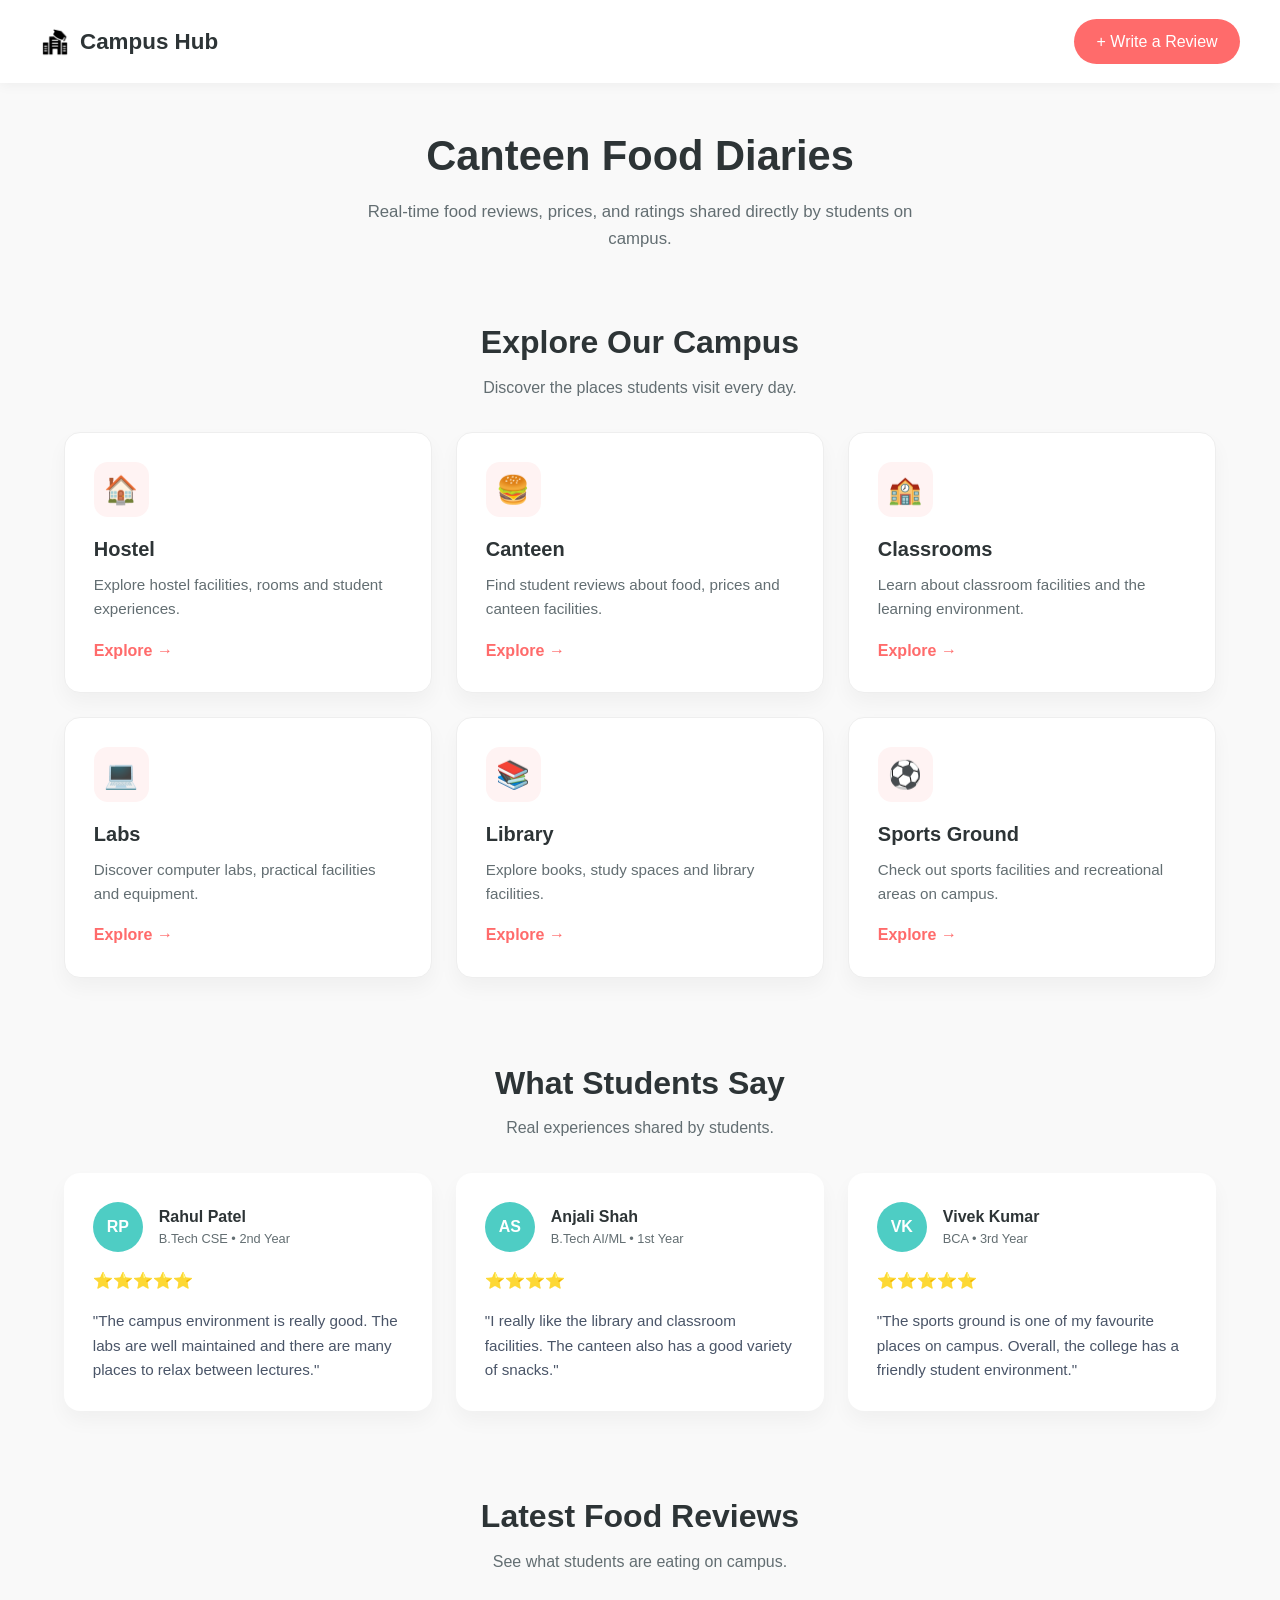
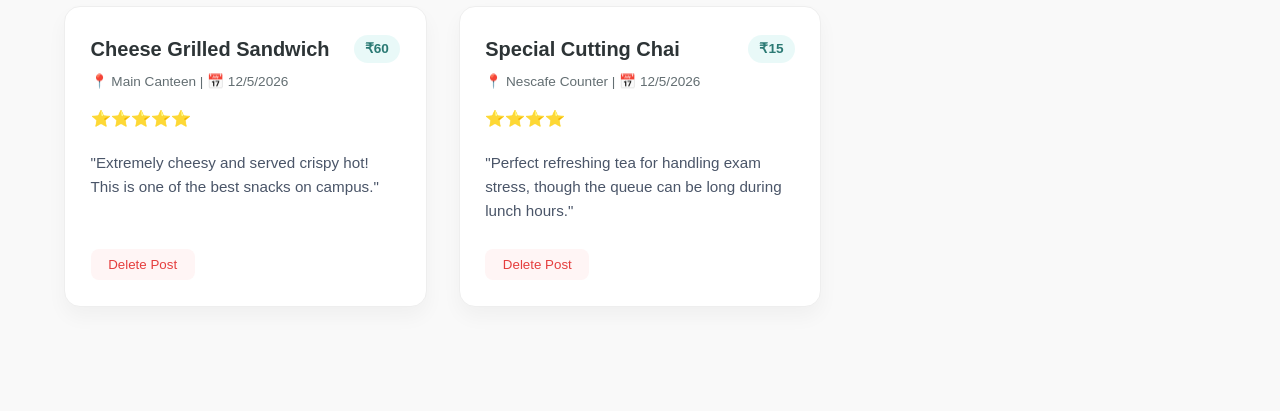
<file: index.html>
<!DOCTYPE html>
<html lang="en">

<head>
    <meta charset="UTF-8">
    <meta name="viewport" content="width=device-width, initial-scale=1.0">

    <title>Campus Hub | College Reviews</title>

    <link rel="stylesheet" href="style.css">
</head>

<body>

    <nav class="navbar">
        <div class="nav-container">

            <a href="index.html" class="logo">
                <img src="campus.png" alt="Campus Hub Logo">
                Campus Hub
            </a>

            <a href="add-review.html" class="add-btn">
                + Write a Review
            </a>

        </div>
    </nav>


    <main class="container">

        <header class="hero-section">

            <h1>Canteen Food Diaries</h1>

            <p>
                Real-time food reviews, prices, and ratings
                shared directly by students on campus.
            </p>

        </header>


        <section class="campus-section">

            <div class="section-heading">
                <h2>Explore Our Campus</h2>

                <p>
                    Discover the places students visit every day.
                </p>
            </div>


            <div class="location-grid">

                <div class="location-card">
                    <div class="location-icon">🏠</div>

                    <h3>Hostel</h3>

                    <p>
                        Explore hostel facilities, rooms and
                        student experiences.
                    </p>

                    <a href="hostel.html" class="explore-link">
                        Explore →
                    </a>
                </div>


                <div class="location-card">
                    <div class="location-icon">🍔</div>

                    <h3>Canteen</h3>

                    <p>
                        Find student reviews about food, prices
                        and canteen facilities.
                    </p>

                    <a href="canteen.html" class="explore-link">
                        Explore →
                    </a>
                </div>


                <div class="location-card">
                    <div class="location-icon">🏫</div>

                    <h3>Classrooms</h3>

                    <p>
                        Learn about classroom facilities and
                        the learning environment.
                    </p>

                    <a href="classroom.html" class="explore-link">
                        Explore →
                    </a>
                </div>


                <div class="location-card">
                    <div class="location-icon">💻</div>

                    <h3>Labs</h3>

                    <p>
                        Discover computer labs, practical
                        facilities and equipment.
                    </p>

                    <a href="lab.html" class="explore-link">
                        Explore →
                    </a>
                </div>


                <div class="location-card">
                    <div class="location-icon">📚</div>

                    <h3>Library</h3>

                    <p>
                        Explore books, study spaces and
                        library facilities.
                    </p>

                    <a href="library.html" class="explore-link">
                        Explore →
                    </a>
                </div>


                <div class="location-card">
                    <div class="location-icon">⚽</div>

                    <h3>Sports Ground</h3>

                    <p>
                        Check out sports facilities and
                        recreational areas on campus.
                    </p>

                    <a href="sports.html" class="explore-link">
                        Explore →
                    </a>
                </div>

            </div>

        </section>


        <section class="student-section">

            <div class="section-heading">
                <h2>What Students Say</h2>

                <p>
                    Real experiences shared by students.
                </p>
            </div>


            <div class="student-review-grid">

                <div class="student-review">

                    <div class="student-top">

                        <div class="student-avatar">
                            RP
                        </div>

                        <div>
                            <h3>Rahul Patel</h3>
                            <p>B.Tech CSE • 2nd Year</p>
                        </div>

                    </div>

                    <div class="student-stars">
                        ⭐⭐⭐⭐⭐
                    </div>

                    <p class="student-message">
                        "The campus environment is really good.
                        The labs are well maintained and there are
                        many places to relax between lectures."
                    </p>

                </div>


                <div class="student-review">

                    <div class="student-top">

                        <div class="student-avatar">
                            AS
                        </div>

                        <div>
                            <h3>Anjali Shah</h3>
                            <p>B.Tech AI/ML • 1st Year</p>
                        </div>

                    </div>

                    <div class="student-stars">
                        ⭐⭐⭐⭐
                    </div>

                    <p class="student-message">
                        "I really like the library and classroom
                        facilities. The canteen also has a good
                        variety of snacks."
                    </p>

                </div>


                <div class="student-review">

                    <div class="student-top">

                        <div class="student-avatar">
                            VK
                        </div>

                        <div>
                            <h3>Vivek Kumar</h3>
                            <p>BCA • 3rd Year</p>
                        </div>

                    </div>

                    <div class="student-stars">
                        ⭐⭐⭐⭐⭐
                    </div>

                    <p class="student-message">
                        "The sports ground is one of my favourite
                        places on campus. Overall, the college has
                        a friendly student environment."
                    </p>

                </div>

            </div>

        </section>


        <section class="food-section">

            <div class="section-heading">
                <h2>Latest Food Reviews</h2>

                <p>
                    See what students are eating on campus.
                </p>
            </div>

            <div id="reviewsContainer" class="reviews-grid">
            </div>

        </section>

    </main>


    <script src="script.js"></script>

</body>

</html>
</file>
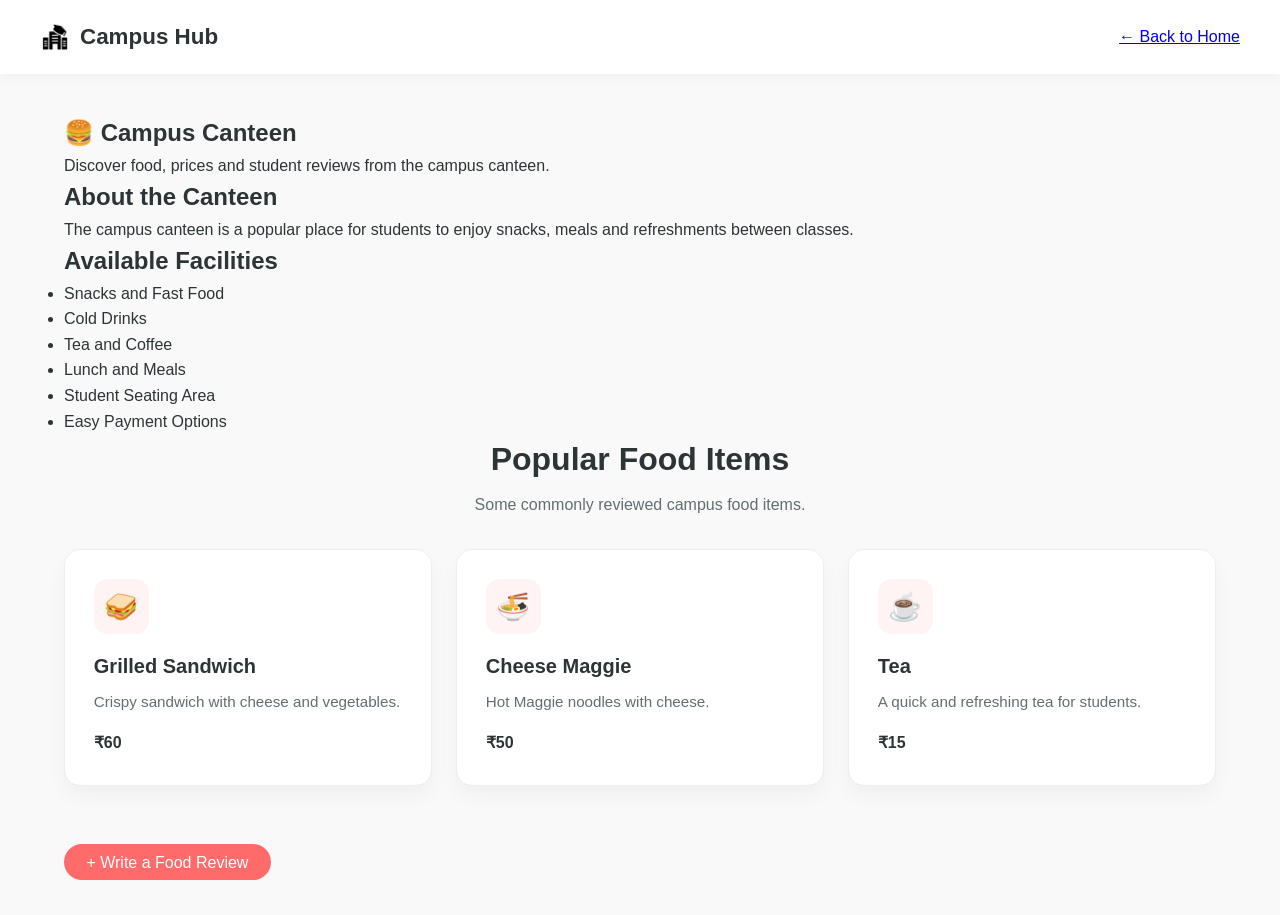
<file: canteen.html>
<!DOCTYPE html>
<html lang="en">

<head>
    <meta charset="UTF-8">
    <meta name="viewport" content="width=device-width, initial-scale=1.0">

    <title>Canteen | Campus Hub</title>

    <link rel="stylesheet" href="style.css">
</head>

<body>

    <nav class="navbar">

        <div class="nav-container">

            <a href="index.html" class="logo">
                <img src="campus.png" alt="Campus Hub Logo">
                Campus Hub
            </a>

            <a href="index.html" class="back-link">
                ← Back to Home
            </a>

        </div>

    </nav>


    <main class="container">

        <section class="page-header">

            <h1>🍔 Campus Canteen</h1>

            <p>
                Discover food, prices and student reviews
                from the campus canteen.
            </p>

        </section>


        <section class="info-section">

            <div class="info-card">

                <h2>About the Canteen</h2>

                <p>
                    The campus canteen is a popular place for
                    students to enjoy snacks, meals and
                    refreshments between classes.
                </p>

            </div>


            <div class="info-card">

                <h2>Available Facilities</h2>

                <ul class="facility-list">

                    <li>Snacks and Fast Food</li>

                    <li>Cold Drinks</li>

                    <li>Tea and Coffee</li>

                    <li>Lunch and Meals</li>

                    <li>Student Seating Area</li>

                    <li>Easy Payment Options</li>

                </ul>

            </div>

        </section>


        <section class="food-section">

            <div class="section-heading">

                <h2>Popular Food Items</h2>

                <p>
                    Some commonly reviewed campus food items.
                </p>

            </div>


            <div class="location-grid">

                <div class="location-card">

                    <div class="location-icon">
                        🥪
                    </div>

                    <h3>Grilled Sandwich</h3>

                    <p>
                        Crispy sandwich with cheese and
                        vegetables.
                    </p>

                    <strong>₹60</strong>

                </div>


                <div class="location-card">

                    <div class="location-icon">
                        🍜
                    </div>

                    <h3>Cheese Maggie</h3>

                    <p>
                        Hot Maggie noodles with cheese.
                    </p>

                    <strong>₹50</strong>

                </div>


                <div class="location-card">

                    <div class="location-icon">
                        ☕
                    </div>

                    <h3>Tea</h3>

                    <p>
                        A quick and refreshing tea for
                        students.
                    </p>

                    <strong>₹15</strong>

                </div>

            </div>

        </section>


        <div class="page-button">

            <a href="add-review.html" class="add-btn">
                + Write a Food Review
            </a>

        </div>

    </main>

</body>

</html>
</file>
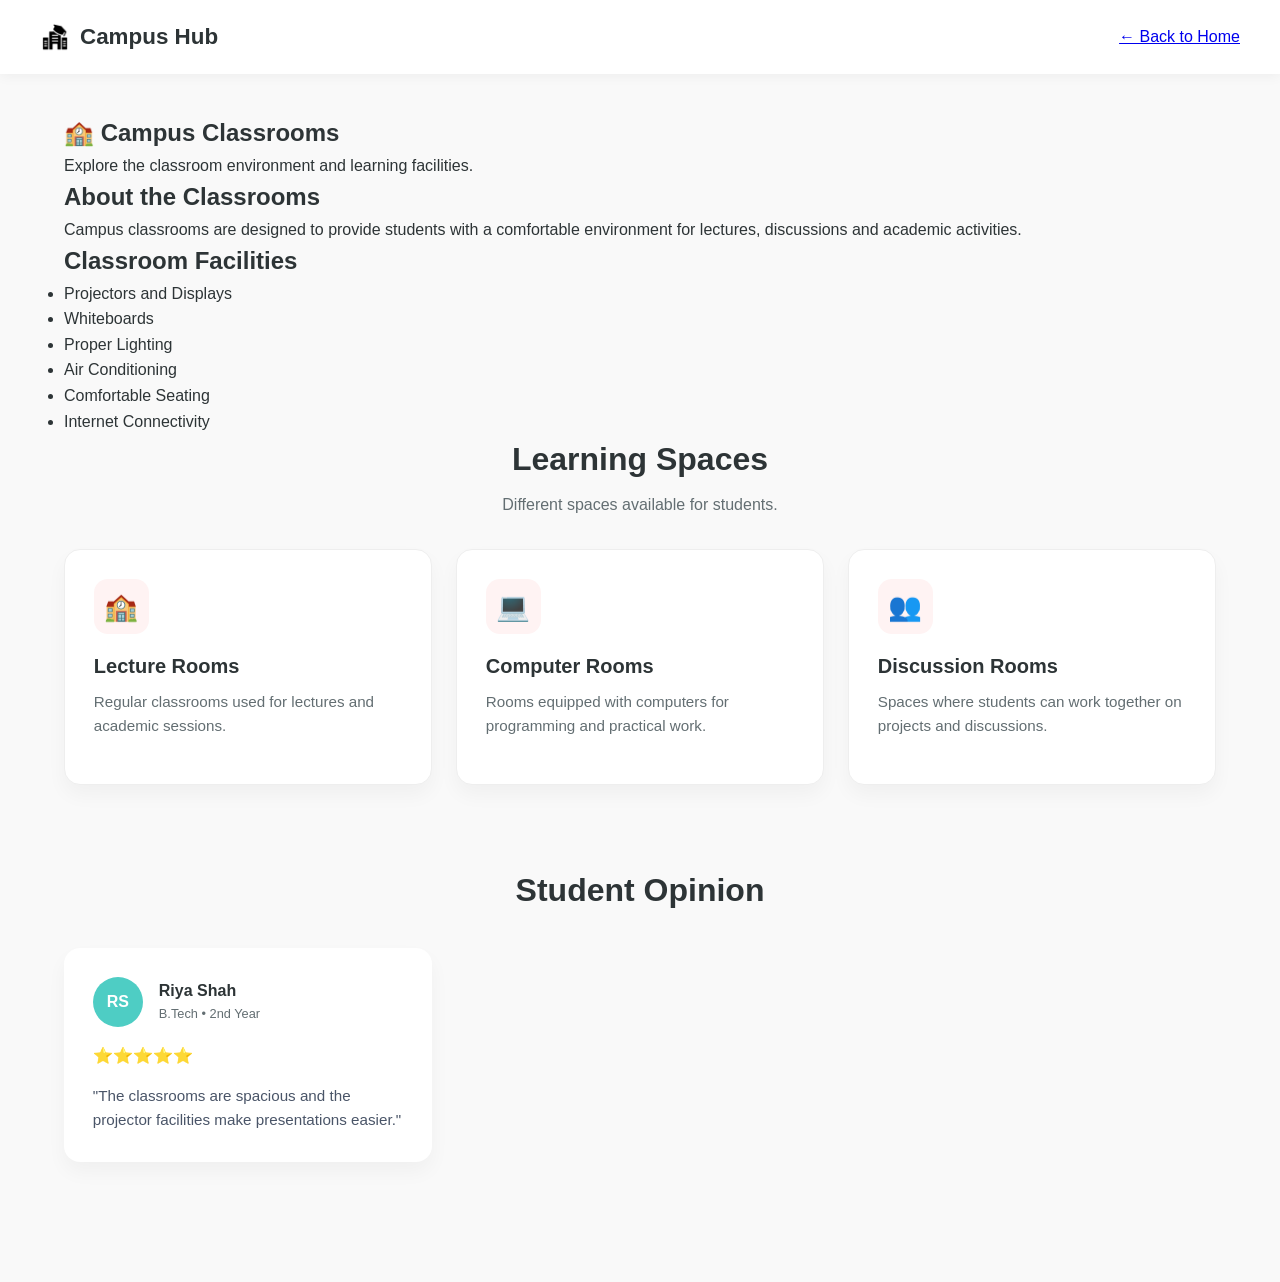
<file: classroom.html>
<!DOCTYPE html>
<html lang="en">

<head>
    <meta charset="UTF-8">
    <meta name="viewport" content="width=device-width, initial-scale=1.0">

    <title>Classrooms | Campus Hub</title>

    <link rel="stylesheet" href="style.css">
</head>

<body>

    <nav class="navbar">

        <div class="nav-container">

            <a href="index.html" class="logo">
                <img src="campus.png" alt="Campus Hub Logo">
                Campus Hub
            </a>

            <a href="index.html" class="back-link">
                ← Back to Home
            </a>

        </div>

    </nav>


    <main class="container">

        <section class="page-header">

            <h1>🏫 Campus Classrooms</h1>

            <p>
                Explore the classroom environment and
                learning facilities.
            </p>

        </section>


        <section class="info-section">

            <div class="info-card">

                <h2>About the Classrooms</h2>

                <p>
                    Campus classrooms are designed to provide
                    students with a comfortable environment
                    for lectures, discussions and academic
                    activities.
                </p>

            </div>


            <div class="info-card">

                <h2>Classroom Facilities</h2>

                <ul class="facility-list">

                    <li>Projectors and Displays</li>

                    <li>Whiteboards</li>

                    <li>Proper Lighting</li>

                    <li>Air Conditioning</li>

                    <li>Comfortable Seating</li>

                    <li>Internet Connectivity</li>

                </ul>

            </div>

        </section>


        <section class="campus-section">

            <div class="section-heading">

                <h2>Learning Spaces</h2>

                <p>
                    Different spaces available for students.
                </p>

            </div>


            <div class="location-grid">

                <div class="location-card">

                    <div class="location-icon">
                        🏫
                    </div>

                    <h3>Lecture Rooms</h3>

                    <p>
                        Regular classrooms used for lectures
                        and academic sessions.
                    </p>

                </div>


                <div class="location-card">

                    <div class="location-icon">
                        💻
                    </div>

                    <h3>Computer Rooms</h3>

                    <p>
                        Rooms equipped with computers for
                        programming and practical work.
                    </p>

                </div>


                <div class="location-card">

                    <div class="location-icon">
                        👥
                    </div>

                    <h3>Discussion Rooms</h3>

                    <p>
                        Spaces where students can work together
                        on projects and discussions.
                    </p>

                </div>

            </div>

        </section>


        <section class="student-section">

            <div class="section-heading">

                <h2>Student Opinion</h2>

            </div>


            <div class="student-review-grid">

                <div class="student-review">

                    <div class="student-top">

                        <div class="student-avatar">
                            RS
                        </div>

                        <div>
                            <h3>Riya Shah</h3>
                            <p>B.Tech • 2nd Year</p>
                        </div>

                    </div>

                    <div class="student-stars">
                        ⭐⭐⭐⭐⭐
                    </div>

                    <p class="student-message">
                        "The classrooms are spacious and the
                        projector facilities make presentations
                        easier."
                    </p>

                </div>

            </div>

        </section>

    </main>

</body>

</html>
</file>
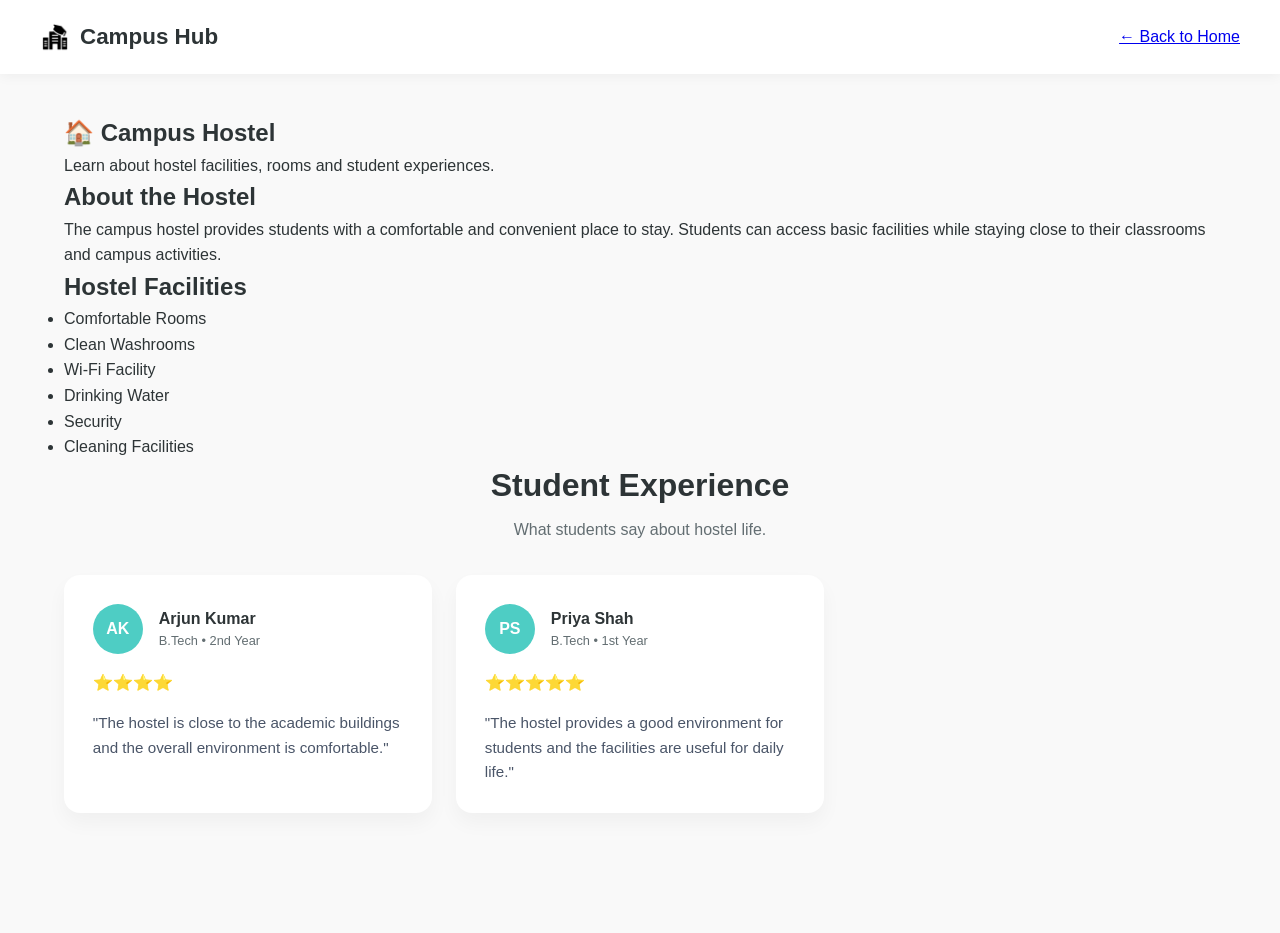
<file: hostel.html>
<!DOCTYPE html>
<html lang="en">

<head>
    <meta charset="UTF-8">
    <meta name="viewport" content="width=device-width, initial-scale=1.0">

    <title>Hostel | Campus Hub</title>

    <link rel="stylesheet" href="style.css">
</head>

<body>

    <nav class="navbar">

        <div class="nav-container">

            <a href="index.html" class="logo">
                <img src="campus.png" alt="Campus Hub Logo">
                Campus Hub
            </a>

            <a href="index.html" class="back-link">
                ← Back to Home
            </a>

        </div>

    </nav>


    <main class="container">

        <section class="page-header">

            <h1>🏠 Campus Hostel</h1>

            <p>
                Learn about hostel facilities, rooms and
                student experiences.
            </p>

        </section>


        <section class="info-section">

            <div class="info-card">

                <h2>About the Hostel</h2>

                <p>
                    The campus hostel provides students with a
                    comfortable and convenient place to stay.
                    Students can access basic facilities while
                    staying close to their classrooms and campus
                    activities.
                </p>

            </div>


            <div class="info-card">

                <h2>Hostel Facilities</h2>

                <ul class="facility-list">

                    <li>Comfortable Rooms</li>

                    <li>Clean Washrooms</li>

                    <li>Wi-Fi Facility</li>

                    <li>Drinking Water</li>

                    <li>Security</li>

                    <li>Cleaning Facilities</li>

                </ul>

            </div>

        </section>


        <section class="student-section">

            <div class="section-heading">

                <h2>Student Experience</h2>

                <p>
                    What students say about hostel life.
                </p>

            </div>


            <div class="student-review-grid">

                <div class="student-review">

                    <div class="student-top">

                        <div class="student-avatar">
                            AK
                        </div>

                        <div>
                            <h3>Arjun Kumar</h3>
                            <p>B.Tech • 2nd Year</p>
                        </div>

                    </div>

                    <div class="student-stars">
                        ⭐⭐⭐⭐
                    </div>

                    <p class="student-message">
                        "The hostel is close to the academic
                        buildings and the overall environment
                        is comfortable."
                    </p>

                </div>


                <div class="student-review">

                    <div class="student-top">

                        <div class="student-avatar">
                            PS
                        </div>

                        <div>
                            <h3>Priya Shah</h3>
                            <p>B.Tech • 1st Year</p>
                        </div>

                    </div>

                    <div class="student-stars">
                        ⭐⭐⭐⭐⭐
                    </div>

                    <p class="student-message">
                        "The hostel provides a good environment
                        for students and the facilities are
                        useful for daily life."
                    </p>

                </div>

            </div>

        </section>

    </main>

</body>

</html>
</file>
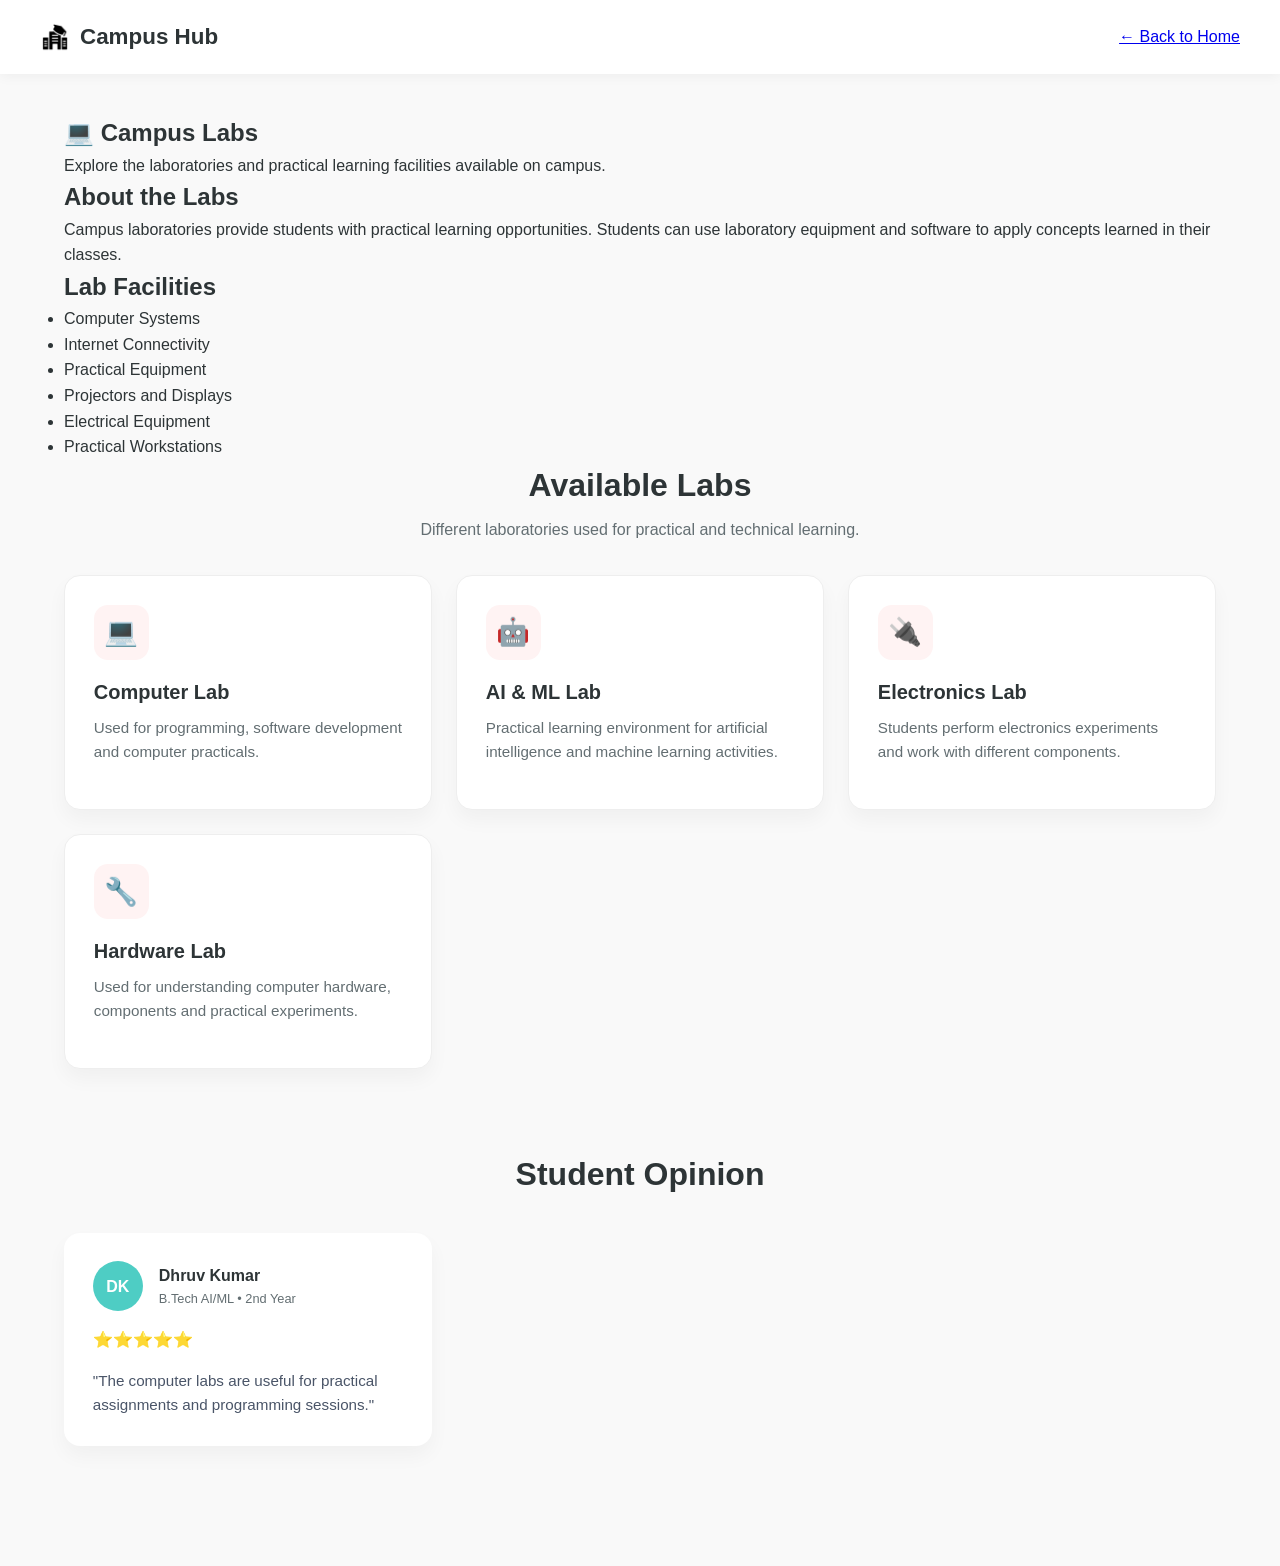
<file: lab.html>
<!DOCTYPE html>
<html lang="en">

<head>
    <meta charset="UTF-8">
    <meta name="viewport" content="width=device-width, initial-scale=1.0">

    <title>Labs | Campus Hub</title>

    <link rel="stylesheet" href="style.css">
</head>

<body>

    <nav class="navbar">

        <div class="nav-container">

            <a href="index.html" class="logo">
                <img src="campus.png" alt="Campus Hub Logo">
                Campus Hub
            </a>

            <a href="index.html" class="back-link">
                ← Back to Home
            </a>

        </div>

    </nav>


    <main class="container">

        <section class="page-header">

            <h1>💻 Campus Labs</h1>

            <p>
                Explore the laboratories and practical
                learning facilities available on campus.
            </p>

        </section>


        <section class="info-section">

            <div class="info-card">

                <h2>About the Labs</h2>

                <p>
                    Campus laboratories provide students with
                    practical learning opportunities. Students
                    can use laboratory equipment and software
                    to apply concepts learned in their classes.
                </p>

            </div>


            <div class="info-card">

                <h2>Lab Facilities</h2>

                <ul class="facility-list">

                    <li>Computer Systems</li>

                    <li>Internet Connectivity</li>

                    <li>Practical Equipment</li>

                    <li>Projectors and Displays</li>

                    <li>Electrical Equipment</li>

                    <li>Practical Workstations</li>

                </ul>

            </div>

        </section>


        <section class="campus-section">

            <div class="section-heading">

                <h2>Available Labs</h2>

                <p>
                    Different laboratories used for practical
                    and technical learning.
                </p>

            </div>


            <div class="location-grid">

                <div class="location-card">

                    <div class="location-icon">
                        💻
                    </div>

                    <h3>Computer Lab</h3>

                    <p>
                        Used for programming, software
                        development and computer practicals.
                    </p>

                </div>


                <div class="location-card">

                    <div class="location-icon">
                        🤖
                    </div>

                    <h3>AI & ML Lab</h3>

                    <p>
                        Practical learning environment for
                        artificial intelligence and machine
                        learning activities.
                    </p>

                </div>


                <div class="location-card">

                    <div class="location-icon">
                        🔌
                    </div>

                    <h3>Electronics Lab</h3>

                    <p>
                        Students perform electronics experiments
                        and work with different components.
                    </p>

                </div>


                <div class="location-card">

                    <div class="location-icon">
                        🔧
                    </div>

                    <h3>Hardware Lab</h3>

                    <p>
                        Used for understanding computer hardware,
                        components and practical experiments.
                    </p>

                </div>

            </div>

        </section>


        <section class="student-section">

            <div class="section-heading">

                <h2>Student Opinion</h2>

            </div>


            <div class="student-review-grid">

                <div class="student-review">

                    <div class="student-top">

                        <div class="student-avatar">
                            DK
                        </div>

                        <div>
                            <h3>Dhruv Kumar</h3>
                            <p>B.Tech AI/ML • 2nd Year</p>
                        </div>

                    </div>

                    <div class="student-stars">
                        ⭐⭐⭐⭐⭐
                    </div>

                    <p class="student-message">
                        "The computer labs are useful for practical
                        assignments and programming sessions."
                    </p>

                </div>

            </div>

        </section>

    </main>

</body>

</html>
</file>
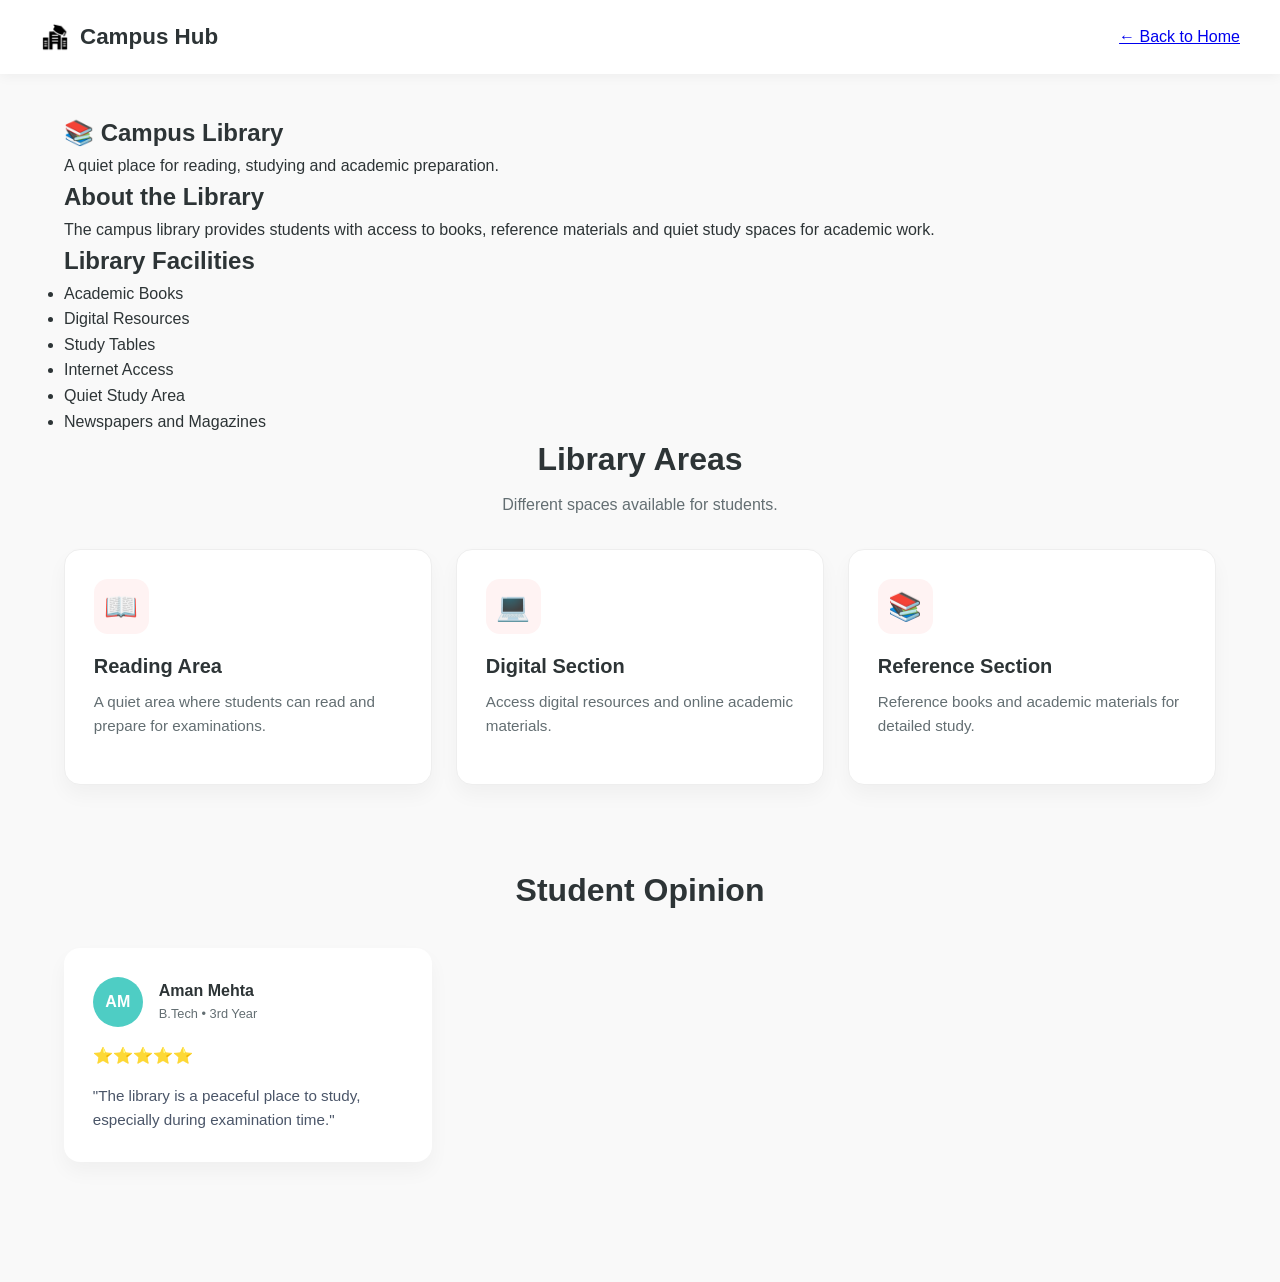
<file: library.html>
<!DOCTYPE html>
<html lang="en">

<head>
    <meta charset="UTF-8">
    <meta name="viewport" content="width=device-width, initial-scale=1.0">

    <title>Library | Campus Hub</title>

    <link rel="stylesheet" href="style.css">
</head>

<body>

    <nav class="navbar">

        <div class="nav-container">

            <a href="index.html" class="logo">
                <img src="campus.png" alt="Campus Hub Logo">
                Campus Hub
            </a>

            <a href="index.html" class="back-link">
                ← Back to Home
            </a>

        </div>

    </nav>


    <main class="container">

        <section class="page-header">

            <h1>📚 Campus Library</h1>

            <p>
                A quiet place for reading, studying and
                academic preparation.
            </p>

        </section>


        <section class="info-section">

            <div class="info-card">

                <h2>About the Library</h2>

                <p>
                    The campus library provides students with
                    access to books, reference materials and
                    quiet study spaces for academic work.
                </p>

            </div>


            <div class="info-card">

                <h2>Library Facilities</h2>

                <ul class="facility-list">

                    <li>Academic Books</li>

                    <li>Digital Resources</li>

                    <li>Study Tables</li>

                    <li>Internet Access</li>

                    <li>Quiet Study Area</li>

                    <li>Newspapers and Magazines</li>

                </ul>

            </div>

        </section>


        <section class="campus-section">

            <div class="section-heading">

                <h2>Library Areas</h2>

                <p>
                    Different spaces available for students.
                </p>

            </div>


            <div class="location-grid">

                <div class="location-card">

                    <div class="location-icon">
                        📖
                    </div>

                    <h3>Reading Area</h3>

                    <p>
                        A quiet area where students can read
                        and prepare for examinations.
                    </p>

                </div>


                <div class="location-card">

                    <div class="location-icon">
                        💻
                    </div>

                    <h3>Digital Section</h3>

                    <p>
                        Access digital resources and online
                        academic materials.
                    </p>

                </div>


                <div class="location-card">

                    <div class="location-icon">
                        📚
                    </div>

                    <h3>Reference Section</h3>

                    <p>
                        Reference books and academic materials
                        for detailed study.
                    </p>

                </div>

            </div>

        </section>


        <section class="student-section">

            <div class="section-heading">

                <h2>Student Opinion</h2>

            </div>


            <div class="student-review-grid">

                <div class="student-review">

                    <div class="student-top">

                        <div class="student-avatar">
                            AM
                        </div>

                        <div>
                            <h3>Aman Mehta</h3>
                            <p>B.Tech • 3rd Year</p>
                        </div>

                    </div>

                    <div class="student-stars">
                        ⭐⭐⭐⭐⭐
                    </div>

                    <p class="student-message">
                        "The library is a peaceful place to study,
                        especially during examination time."
                    </p>

                </div>

            </div>

        </section>

    </main>

</body>

</html>
</file>
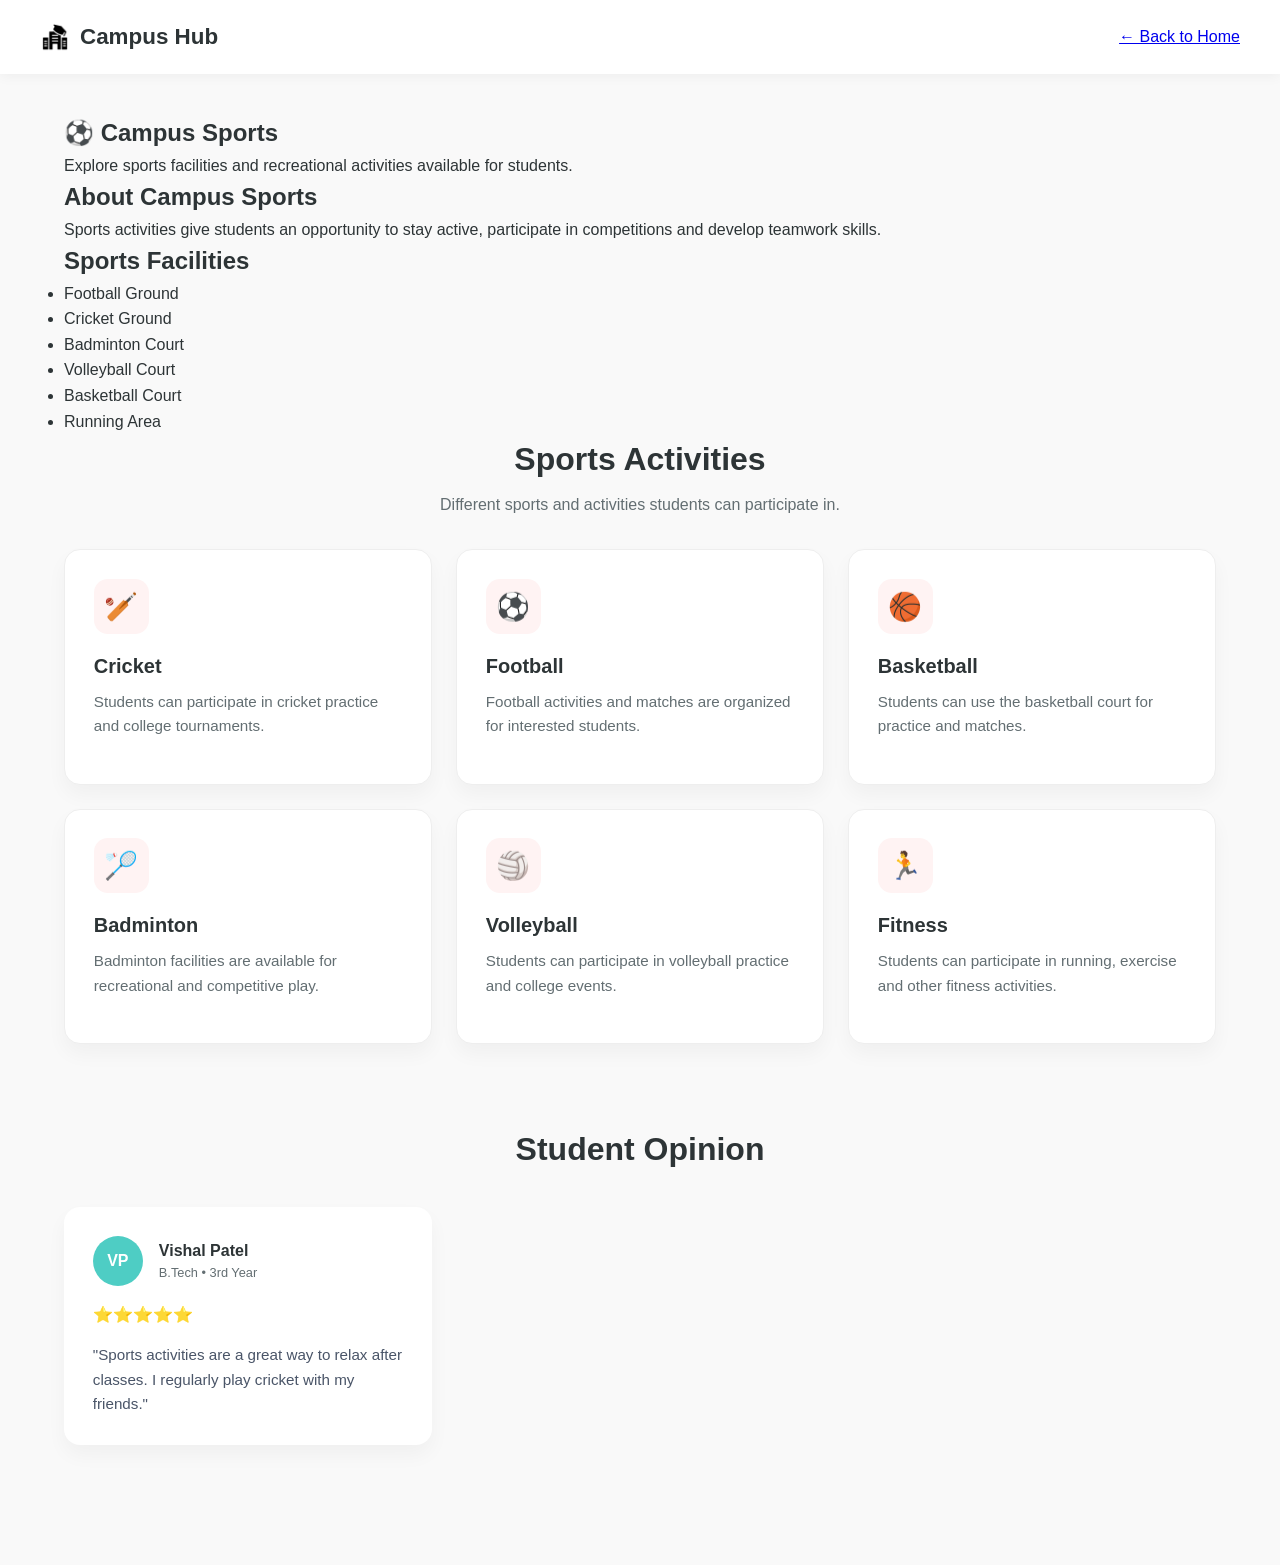
<file: sports.html>
<!DOCTYPE html>
<html lang="en">

<head>
    <meta charset="UTF-8">
    <meta name="viewport" content="width=device-width, initial-scale=1.0">

    <title>Sports | Campus Hub</title>

    <link rel="stylesheet" href="style.css">
</head>

<body>

    <nav class="navbar">

        <div class="nav-container">

            <a href="index.html" class="logo">
                <img src="campus.png" alt="Campus Hub Logo">
                Campus Hub
            </a>

            <a href="index.html" class="back-link">
                ← Back to Home
            </a>

        </div>

    </nav>


    <main class="container">

        <section class="page-header">

            <h1>⚽ Campus Sports</h1>

            <p>
                Explore sports facilities and recreational
                activities available for students.
            </p>

        </section>


        <section class="info-section">

            <div class="info-card">

                <h2>About Campus Sports</h2>

                <p>
                    Sports activities give students an
                    opportunity to stay active, participate
                    in competitions and develop teamwork skills.
                </p>

            </div>


            <div class="info-card">

                <h2>Sports Facilities</h2>

                <ul class="facility-list">

                    <li>Football Ground</li>

                    <li>Cricket Ground</li>

                    <li>Badminton Court</li>

                    <li>Volleyball Court</li>

                    <li>Basketball Court</li>

                    <li>Running Area</li>

                </ul>

            </div>

        </section>


        <section class="campus-section">

            <div class="section-heading">

                <h2>Sports Activities</h2>

                <p>
                    Different sports and activities students
                    can participate in.
                </p>

            </div>


            <div class="location-grid">

                <div class="location-card">

                    <div class="location-icon">
                        🏏
                    </div>

                    <h3>Cricket</h3>

                    <p>
                        Students can participate in cricket
                        practice and college tournaments.
                    </p>

                </div>


                <div class="location-card">

                    <div class="location-icon">
                        ⚽
                    </div>

                    <h3>Football</h3>

                    <p>
                        Football activities and matches are
                        organized for interested students.
                    </p>

                </div>


                <div class="location-card">

                    <div class="location-icon">
                        🏀
                    </div>

                    <h3>Basketball</h3>

                    <p>
                        Students can use the basketball court
                        for practice and matches.
                    </p>

                </div>


                <div class="location-card">

                    <div class="location-icon">
                        🏸
                    </div>

                    <h3>Badminton</h3>

                    <p>
                        Badminton facilities are available
                        for recreational and competitive play.
                    </p>

                </div>


                <div class="location-card">

                    <div class="location-icon">
                        🏐
                    </div>

                    <h3>Volleyball</h3>

                    <p>
                        Students can participate in volleyball
                        practice and college events.
                    </p>

                </div>


                <div class="location-card">

                    <div class="location-icon">
                        🏃
                    </div>

                    <h3>Fitness</h3>

                    <p>
                        Students can participate in running,
                        exercise and other fitness activities.
                    </p>

                </div>

            </div>

        </section>


        <section class="student-section">

            <div class="section-heading">

                <h2>Student Opinion</h2>

            </div>


            <div class="student-review-grid">

                <div class="student-review">

                    <div class="student-top">

                        <div class="student-avatar">
                            VP
                        </div>

                        <div>
                            <h3>Vishal Patel</h3>
                            <p>B.Tech • 3rd Year</p>
                        </div>

                    </div>

                    <div class="student-stars">
                        ⭐⭐⭐⭐⭐
                    </div>

                    <p class="student-message">
                        "Sports activities are a great way to
                        relax after classes. I regularly play
                        cricket with my friends."
                    </p>

                </div>

            </div>

        </section>

    </main>

</body>

</html>
</file>
<file: style.css>
:root {
    --primary-color: #ff6b6b;
    --secondary-color: #4ecdc4;
    --text-dark: #2d3436;
    --text-light: #636e72;
    --bg-light: #f9f9f9;
    --white: #ffffff;
    --card-shadow: 0 10px 20px rgba(0, 0, 0, 0.04);
    --transition: all 0.3s ease;
}

* {
    margin: 0;
    padding: 0;
    box-sizing: border-box;
    font-family: Arial, sans-serif;
}

body {
    background-color: var(--bg-light);
    color: var(--text-dark);
    line-height: 1.6;
}

.navbar {
    background: #ffffff;
    padding: 1.2rem 2rem;
    box-shadow: 0 2px 12px rgba(0, 0, 0, 0.05);

    position: sticky;
    top: 0;
    z-index: 100;
}

.nav-container {
    max-width: 1200px;
    margin: 0 auto;

    display: flex;
    justify-content: space-between;
    align-items: center;
}

.logo {
    font-size: 1.4rem;
    font-weight: 700;
    color: var(--text-dark);
    text-decoration: none;
}

.add-btn {
    background-color: var(--primary-color);
    color: white;

    padding: 0.6rem 1.4rem;
    border-radius: 25px;

    font-weight: 500;
    text-decoration: none;

    transition: var(--transition);
}

.add-btn:hover {
    background-color: #ff5252;
    transform: translateY(-2px);
}


.container {
    max-width: 1200px;
    margin: 0 auto;
    padding: 2.5rem 1.5rem;
}

.hero-section {
    text-align: center;
    margin-bottom: 4rem;
}

.hero-section h1 {
    font-size: 2.6rem;
    margin-bottom: 0.6rem;
}

.hero-section p {
    color: var(--text-light);
    max-width: 600px;
    margin: 0 auto;
    font-size: 1.05rem;
}


.section-heading {
    text-align: center;
    margin-bottom: 2rem;
}

.section-heading h2 {
    font-size: 2rem;
    margin-bottom: 0.4rem;
}

.section-heading p {
    color: var(--text-light);
}


.campus-section {
    margin-bottom: 5rem;
}

.location-grid {
    display: grid;

    grid-template-columns: repeat(3, 1fr);

    gap: 1.5rem;
}

.location-card {
    background: var(--white);

    padding: 1.8rem;

    border-radius: 16px;

    box-shadow: var(--card-shadow);

    border: 1px solid #eeeeee;

    transition: var(--transition);
}

.location-card:hover {
    transform: translateY(-7px);

    box-shadow: 0 15px 30px rgba(0, 0, 0, 0.08);
}

.location-icon {
    width: 55px;
    height: 55px;

    display: flex;
    align-items: center;
    justify-content: center;

    background: #fff3f3;

    border-radius: 14px;

    font-size: 1.7rem;

    margin-bottom: 1rem;
}

.location-card h3 {
    font-size: 1.25rem;
    margin-bottom: 0.5rem;
}

.location-card p {
    color: var(--text-light);
    font-size: 0.95rem;
    margin-bottom: 1rem;
}

.explore-link {
    color: var(--primary-color);
    text-decoration: none;
    font-weight: 600;
}

.explore-link:hover {
    text-decoration: underline;
}


.student-section {
    margin-bottom: 5rem;
}

.student-review-grid {
    display: grid;

    grid-template-columns: repeat(3, 1fr);

    gap: 1.5rem;
}

.student-review {
    background: white;

    padding: 1.8rem;

    border-radius: 16px;

    box-shadow: var(--card-shadow);

    transition: var(--transition);
}

.student-review:hover {
    transform: translateY(-6px);

    box-shadow: 0 15px 30px rgba(0, 0, 0, 0.08);
}

.student-top {
    display: flex;
    align-items: center;

    gap: 1rem;

    margin-bottom: 1rem;
}

.student-avatar {
    width: 50px;
    height: 50px;

    border-radius: 50%;

    background: var(--secondary-color);

    color: white;

    display: flex;
    align-items: center;
    justify-content: center;

    font-weight: bold;
}

.student-top h3 {
    font-size: 1rem;
}

.student-top p {
    color: var(--text-light);
    font-size: 0.8rem;
}

.student-stars {
    margin-bottom: 1rem;
}

.student-message {
    color: #4a5568;
    font-size: 0.95rem;
}


.food-section {
    margin-bottom: 4rem;
}

.reviews-grid {
    display: grid;

    grid-template-columns: repeat(3, 1fr);

    gap: 2rem;
}

.review-card {
    background: #ffffff;

    border-radius: 16px;

    padding: 1.6rem;

    box-shadow: var(--card-shadow);

    transition: var(--transition);

    border: 1px solid #eeeeee;

    display: flex;
    flex-direction: column;
}

.review-card:hover {
    transform: translateY(-6px);

    box-shadow: 0 15px 30px rgba(0, 0, 0, 0.08);
}

.review-card h3 {
    font-size: 1.25rem;

    margin-bottom: 0.4rem;

    display: flex;

    justify-content: space-between;

    align-items: center;

    gap: 10px;
}

.price-tag {
    background-color: rgba(78, 205, 196, 0.12);

    color: #2b7a74;

    padding: 0.2rem 0.7rem;

    border-radius: 20px;

    font-size: 0.85rem;

    font-weight: 600;

    white-space: nowrap;
}

.meta-info {
    font-size: 0.85rem;

    color: var(--text-light);

    margin-bottom: 0.8rem;
}

.stars {
    font-size: 1rem;

    margin-bottom: 1.2rem;
}

.review-desc {
    color: #4a5568;

    font-size: 0.95rem;

    line-height: 1.6;

    margin-bottom: 1.6rem;

    flex-grow: 1;
}

.delete-btn {
    background-color: #fff5f5;

    color: #e53e3e;

    border: none;

    padding: 0.5rem 1.1rem;

    border-radius: 8px;

    cursor: pointer;

    font-weight: 500;

    align-self: flex-start;
}

.delete-btn:hover {
    background-color: #e53e3e;
    color: white;
}

.no-reviews {
    grid-column: 1 / -1;

    text-align: center;

    color: var(--text-light);

    padding: 4rem 2rem;

    background: white;

    border-radius: 16px;

    border: 2px dashed #e2e8f0;
}


.form-wrapper {
    background: white;

    padding: 2.5rem;

    border-radius: 16px;

    box-shadow: var(--card-shadow);

    max-width: 580px;

    margin: 0 auto;
}

.form-wrapper h2 {
    font-size: 1.6rem;

    margin-bottom: 0.3rem;
}

.form-subtitle {
    color: var(--text-light);

    font-size: 0.9rem;

    margin-bottom: 2rem;
}

label {
    display: block;

    margin-top: 1.2rem;

    font-weight: 500;

    font-size: 0.9rem;

    margin-bottom: 0.4rem;
}

input,
select,
textarea {
    width: 100%;

    padding: 0.8rem 1rem;

    border: 1px solid #e2e8f0;

    border-radius: 8px;

    font-size: 0.95rem;

    outline: none;
}

input:focus,
select:focus,
textarea:focus {
    border-color: var(--primary-color);
}

textarea {
    height: 110px;

    resize: vertical;
}

form button {
    width: 100%;

    background-color: var(--primary-color);

    color: white;

    border: none;

    padding: 0.9rem;

    border-radius: 8px;

    font-size: 1rem;

    font-weight: 600;

    margin-top: 2rem;

    cursor: pointer;
}

form button:hover {
    background-color: #ff5252;
}


@media (max-width: 900px) {

    .location-grid,
    .student-review-grid,
    .reviews-grid {
        grid-template-columns: repeat(2, 1fr);
    }

}


@media (max-width: 600px) {

    .navbar {
        padding: 1rem;
    }

    .logo {
        font-size: 1.1rem;
    }

    .add-btn {
        padding: 0.5rem 0.8rem;
        font-size: 0.85rem;
    }

    .hero-section h1 {
        font-size: 2rem;
    }

    .location-grid,
    .student-review-grid,
    .reviews-grid {
        grid-template-columns: 1fr;
    }

    .container {
        padding: 2rem 1rem;
    }

}

.logo {
    display: flex;
    align-items: center;
    gap: 10px;
    text-decoration: none;
}

.logo img {
    width: 30px;
    height: 30px;
    object-fit: contain;
}
</file>
